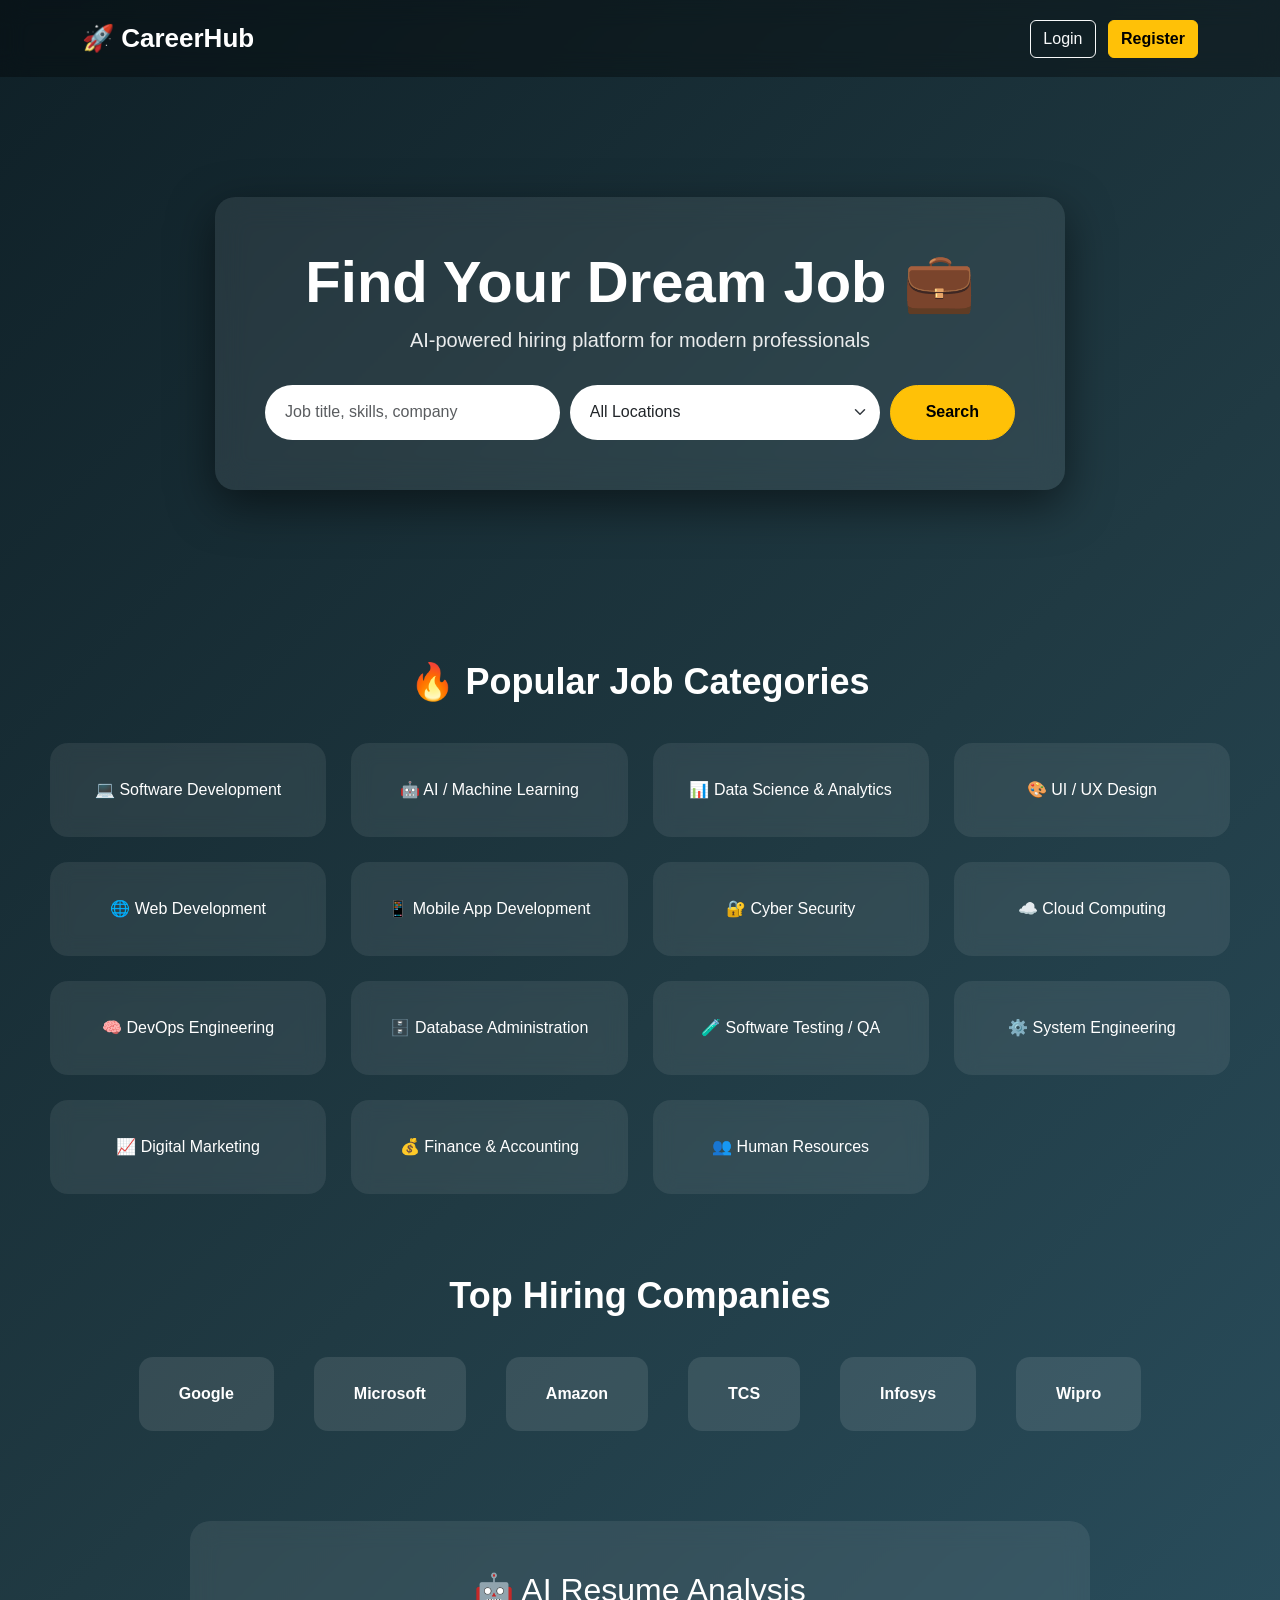
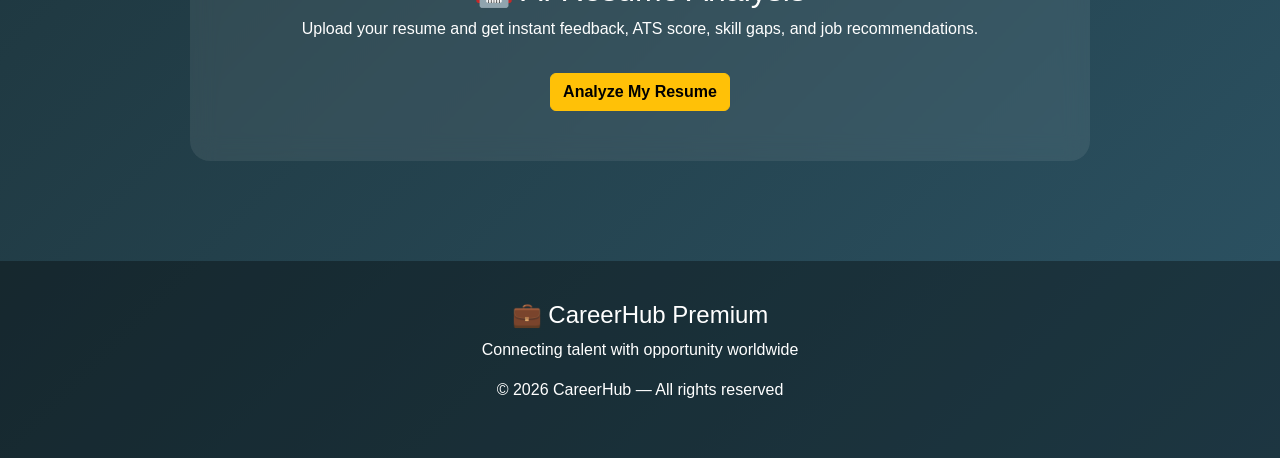
<file: templates/index.html>
<!DOCTYPE html>
<html>
<head>
<title>CareerHub Premium</title>

<link href="https://cdn.jsdelivr.net/npm/bootstrap@5.3.2/dist/css/bootstrap.min.css" rel="stylesheet">

<style>

/* ===== GLOBAL ===== */

body {
    margin: 0;
    font-family: 'Segoe UI', sans-serif;
    background: linear-gradient(135deg,#0f2027,#203a43,#2c5364);
    color: white;
}

/* ===== NAVBAR ===== */

.navbar {
    background: rgba(0,0,0,0.35);
    backdrop-filter: blur(12px);
    padding: 14px 0;
}

.logo {
    font-size: 26px;
    font-weight: bold;
}

/* ===== HERO ===== */

.hero {
    padding: 120px 20px 90px;
    text-align: center;
}

.hero-box {
    background: rgba(255,255,255,0.08);
    backdrop-filter: blur(15px);
    border-radius: 20px;
    padding: 50px;
    max-width: 850px;
    margin: auto;
    box-shadow: 0 15px 45px rgba(0,0,0,0.5);
}

.hero h1 {
    font-size: 58px;
    font-weight: 700;
}

.hero p {
    font-size: 20px;
    opacity: 0.9;
}

/* SEARCH */

.search-bar {
    margin-top: 30px;
    display: flex;
    gap: 10px;
}

.search-bar input,
.search-bar select {
    height: 55px;
    border-radius: 40px;
    border: none;
    padding-left: 20px;
}

.search-btn {
    border-radius: 40px;
    padding: 0 35px;
    font-weight: bold;
}

/* ===== CATEGORY CARDS ===== */

.section-title {
    text-align: center;
    margin: 80px 0 40px;
    font-size: 36px;
    font-weight: 700;
}

.categories {
    display: grid;
    grid-template-columns: repeat(auto-fit,minmax(220px,1fr));
    gap: 25px;
    padding: 0 50px;
}

.category-card {
    background: rgba(255,255,255,0.08);
    backdrop-filter: blur(10px);
    padding: 35px;
    border-radius: 18px;
    text-align: center;
    transition: 0.3s;
    cursor: pointer;
}

.category-card:hover {
    transform: translateY(-8px);
    background: rgba(255,255,255,0.15);
}

/* ===== COMPANIES ===== */

.companies {
    display: flex;
    justify-content: center;
    gap: 40px;
    flex-wrap: wrap;
    margin-top: 30px;
}

.company-logo {
    background: rgba(255,255,255,0.1);
    padding: 25px 40px;
    border-radius: 14px;
    font-weight: bold;
}

/* ===== AI SECTION ===== */

.ai-section {
    margin: 90px 0;
    text-align: center;
}

.ai-box {
    background: rgba(255,255,255,0.08);
    backdrop-filter: blur(12px);
    padding: 50px;
    border-radius: 20px;
    max-width: 900px;
    margin: auto;
}

/* ===== FOOTER ===== */

.footer {
    margin-top: 100px;
    padding: 40px;
    text-align: center;
    background: rgba(0,0,0,0.35);
}

</style>
</head>

<body>

<!-- ===== NAVBAR ===== -->

<nav class="navbar navbar-dark">
<div class="container">

<a class="navbar-brand logo" href="/">🚀 CareerHub</a>

<div>
<a href="/login" class="btn btn-outline-light me-2">Login</a>
<a href="/register" class="btn btn-warning fw-bold">Register</a>
</div>

</div>
</nav>


<!-- ===== HERO ===== -->

<div class="hero">

<div class="hero-box">

<h1>Find Your Dream Job 💼</h1>

<p>AI-powered hiring platform for modern professionals</p>

<form method="GET" action="/">
<div class="search-bar">

<input name="q" class="form-control"
placeholder="Job title, skills, company">

<select class="form-select">
<option>All Locations</option>
<option>India</option>
<option>Remote</option>
<option>USA</option>
</select>

<button class="btn btn-warning search-btn">Search</button>

</div>
</form>

</div>

</div>


<h2 class="section-title">🔥 Popular Job Categories</h2>

<div class="categories">

<div class="category-card">💻 Software Development</div>
<div class="category-card">🤖 AI / Machine Learning</div>
<div class="category-card">📊 Data Science & Analytics</div>
<div class="category-card">🎨 UI / UX Design</div>
<div class="category-card">🌐 Web Development</div>
<div class="category-card">📱 Mobile App Development</div>

<div class="category-card">🔐 Cyber Security</div>
<div class="category-card">☁️ Cloud Computing</div>
<div class="category-card">🧠 DevOps Engineering</div>
<div class="category-card">🗄️ Database Administration</div>
<div class="category-card">🧪 Software Testing / QA</div>
<div class="category-card">⚙️ System Engineering</div>

<div class="category-card">📈 Digital Marketing</div>
<div class="category-card">💰 Finance & Accounting</div>
<div class="category-card">👥 Human Resources</div>


</div>

<!-- ===== TOP COMPANIES ===== -->

<h2 class="section-title">Top Hiring Companies</h2>

<div class="companies">

<div class="company-logo">Google</div>
<div class="company-logo">Microsoft</div>
<div class="company-logo">Amazon</div>
<div class="company-logo">TCS</div>
<div class="company-logo">Infosys</div>
<div class="company-logo">Wipro</div>

</div>


<!-- ===== AI SECTION ===== -->

<div class="ai-section">

<div class="ai-box">

<h2>🤖 AI Resume Analysis</h2>

<p>
Upload your resume and get instant feedback,
ATS score, skill gaps, and job recommendations.
</p>

<a href="/profile" class="btn btn-warning mt-3 fw-bold">
Analyze My Resume
</a>

</div>

</div>




<!-- ===== FOOTER ===== -->

<div class="footer">

<h4>💼 CareerHub Premium</h4>

<p>Connecting talent with opportunity worldwide</p>

<p>© 2026 CareerHub — All rights reserved</p>

</div>

</body>
</html>
</file>
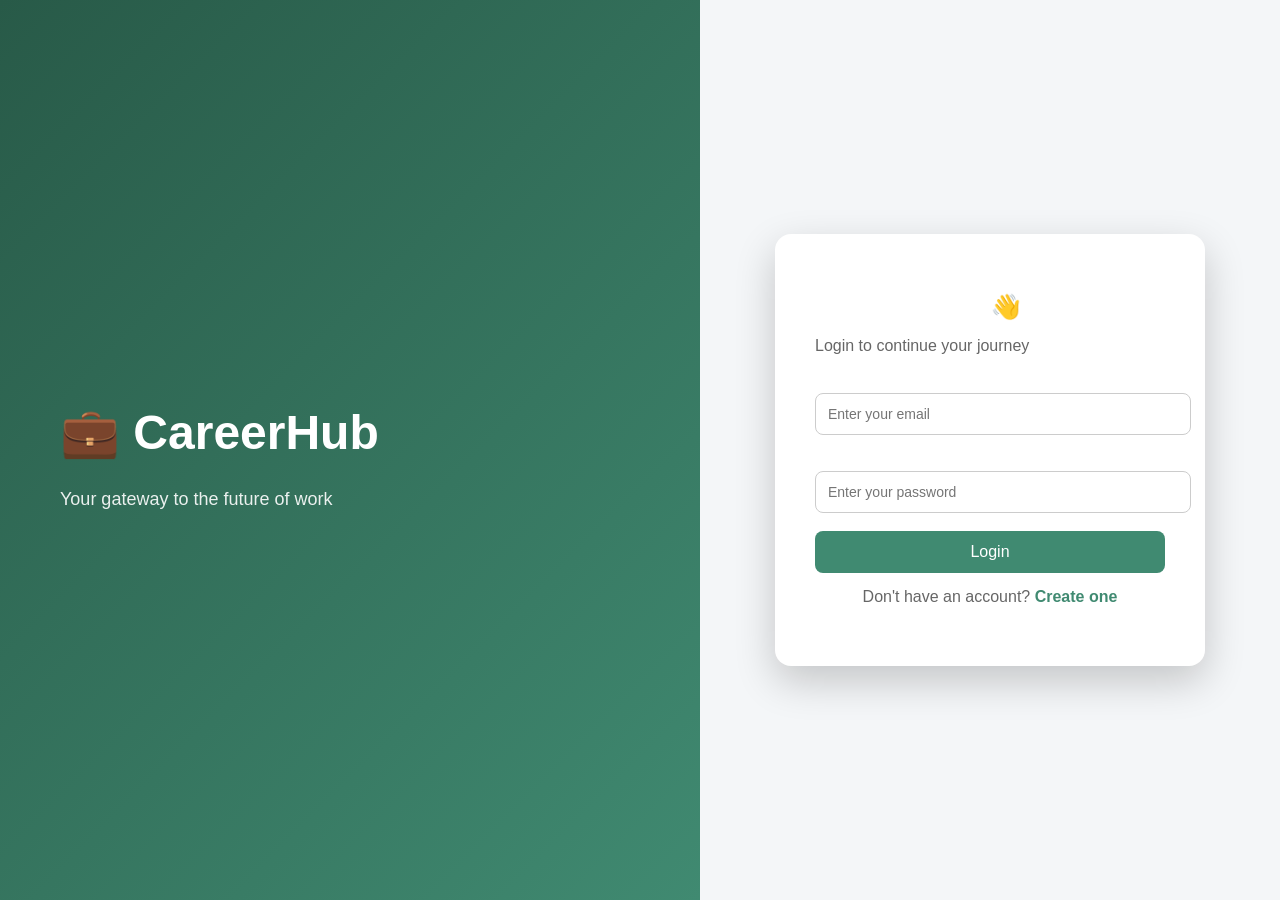
<file: templates/login.html>
<!DOCTYPE html>
<html lang="en">
<head>
    <meta charset="UTF-8">
    <title>Login — CareerHub</title>
    <link rel="stylesheet" href="/static/style.css">
</head>

<body class="login-body">

<div class="login-container">

    <!-- 🌈 LEFT SIDE (IMAGE / BRANDING) -->
    <div class="login-left">
        <h1>💼 CareerHub</h1>
        <p>Your gateway to the future of work</p>
    </div>


    <!-- 🧊 RIGHT SIDE (FORM) -->
    <div class="login-right">

        <div class="login-card">

            <h2>Welcome Back 👋</h2>
            <p>Login to continue your journey</p>

            <form method="POST">

                <label>Email</label>
                <input type="email" name="email" placeholder="Enter your email" required>

                <label>Password</label>
                <input type="password" name="password" placeholder="Enter your password" required>

                <button type="submit">Login</button>

            </form>

            <p class="register-link">
                Don't have an account?
                <a href="/register">Create one</a>
            </p>

        </div>

    </div>

</div>

</body>
</html>
</file>
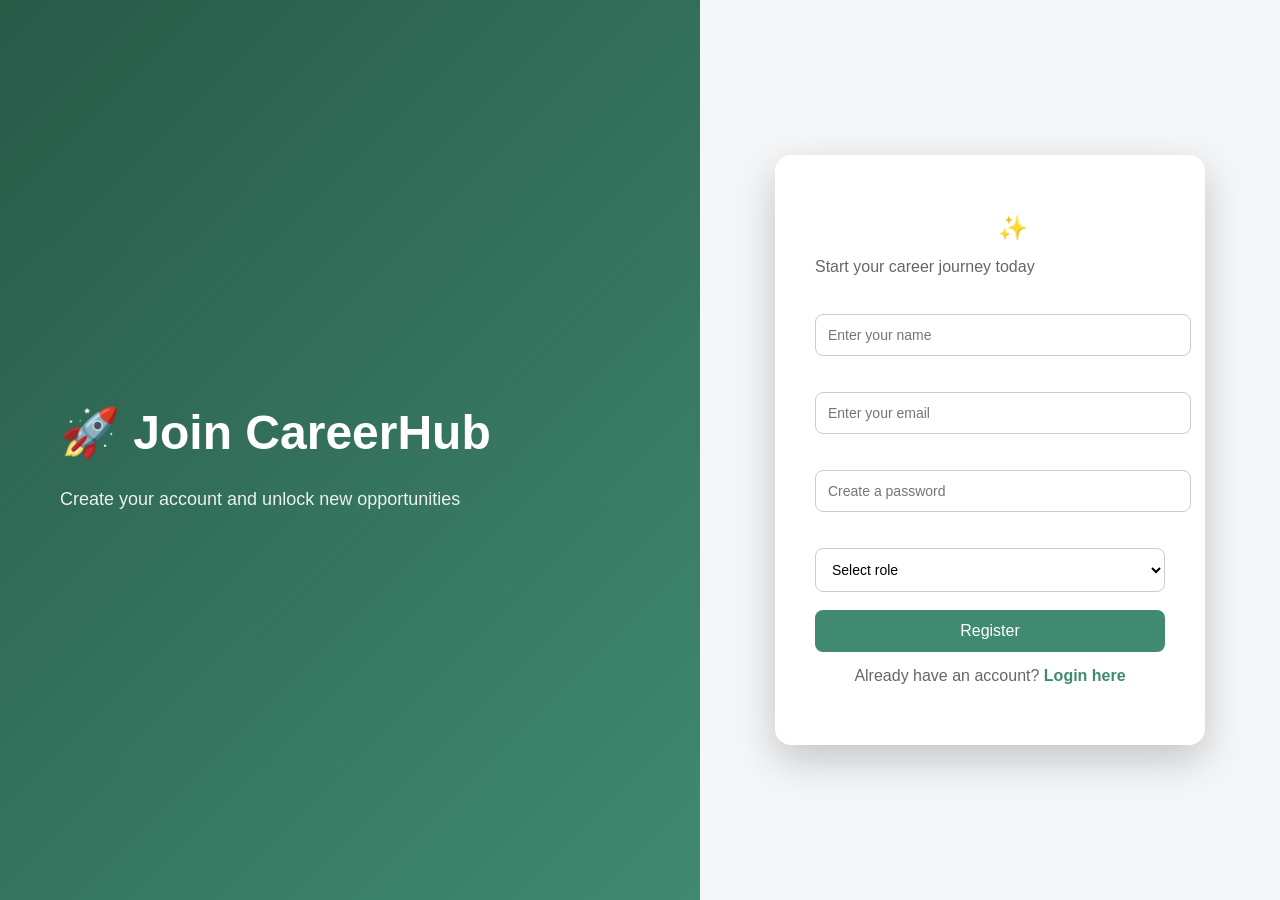
<file: templates/register.html>
<!DOCTYPE html>
<html lang="en">
<head>
    <meta charset="UTF-8">
    <title>Register — CareerHub</title>
    <link rel="stylesheet" href="/static/style.css">
</head>

<body class="login-body">

<div class="login-container">

    <!-- 🌈 LEFT SIDE -->
    <div class="login-left">
        <h1>🚀 Join CareerHub</h1>
        <p>Create your account and unlock new opportunities</p>
    </div>


    <!-- 🧊 RIGHT SIDE -->
    <div class="login-right">

        <div class="login-card">

            <h2>Create Account ✨</h2>
            <p>Start your career journey today</p>

            <form method="POST">

                <label>Full Name</label>
                <input type="text" name="name" placeholder="Enter your name" required>

                <label>Email</label>
                <input type="email" name="email" placeholder="Enter your email" required>

                <label>Password</label>
                <input type="password" name="password" placeholder="Create a password" required>

                <label>Account Type</label>
                <select name="role" required>
                    <option value="">Select role</option>
                    <option value="jobseeker">Job Seeker</option>
                    <option value="recruiter">Recruiter</option>
                </select>

                <button type="submit">Register</button>

            </form>

            <p class="register-link">
                Already have an account?
                <a href="/login">Login here</a>
            </p>

        </div>

    </div>

</div>

</body>
</html>
</file>
<file: static/style.css>
/* =========================================
   🌿 CAREERHUB PROFESSIONAL GREEN THEME
   Colors: #285A48 + #408A71
========================================= */

/* 🌐 GLOBAL SETTINGS */
body {
    background: linear-gradient(135deg, #285A48, #408A71);
    min-height: 100vh;
    color: white;
    font-family: Arial, sans-serif;
    margin: 0;
}

/* ===============================
   🧭 NAVBAR
================================ */
.navbar {
    background-color: #285A48 !important;
    padding: 15px 30px;
}

.navbar a {
    color: white !important;
    font-weight: bold;
    margin-right: 15px;
    text-decoration: none;
}

.navbar a:hover {
    text-decoration: underline;
}

/* ===============================
   🚀 HERO SECTION
================================ */
.hero {
    padding: 80px 20px;
    text-align: center;
}

.hero h1 {
    font-size: 3rem;
    font-weight: bold;
}

.hero p {
    font-size: 1.2rem;
    opacity: 0.9;
}

/* ===============================
   🔍 SEARCH BOX
================================ */
.search-box {
    margin: 30px auto;
    max-width: 500px;
}

.search-box input {
    width: 100%;
    border-radius: 30px;
    padding: 12px 20px;
    border: none;
    outline: none;
}

/* ===============================
   💼 JOB CARDS
================================ */
.job-card {
    background: white;
    color: #333;
    border-radius: 12px;
    padding: 20px;
    margin-bottom: 20px;
    box-shadow: 0 6px 18px rgba(0,0,0,0.15);
    transition: transform 0.3s ease;
}

.job-card:hover {
    transform: translateY(-6px);
}

.job-card h4 {
    color: #285A48;
    font-weight: bold;
}

/* ===============================
   🔘 BUTTONS
================================ */
.btn-primary {
    background-color: #408A71;
    border: none;
    color: white;
    padding: 10px 18px;
    border-radius: 8px;
    font-weight: bold;
    cursor: pointer;
}

.btn-primary:hover {
    background-color: #2f6e5a;
}

/* ===============================
   🧡 DASHBOARD LAYOUT
================================ */
.dashboard-layout {
    display: flex;
}

/* Sidebar */
.sidebar {
    width: 230px;
    min-height: 100vh;
    background: #285A48;
    padding: 25px;
}

.sidebar h2 {
    color: white;
    margin-bottom: 25px;
}

.sidebar a {
    display: block;
    color: white;
    text-decoration: none;
    padding: 10px;
    margin-bottom: 8px;
    border-radius: 8px;
}

.sidebar a:hover {
    background: #408A71;
}

/* Main Content */
.main-content {
    flex: 1;
    padding: 30px;
}

/* ===============================
   👤 PROFILE PAGE
================================ */
.profile-header {
    display: flex;
    align-items: center;
    margin-bottom: 25px;
}

.profile-avatar {
    width: 70px;
    height: 70px;
    background: #408A71;
    border-radius: 50%;
    display: flex;
    align-items: center;
    justify-content: center;
    font-size: 30px;
    margin-right: 15px;
    font-weight: bold;
}

.role-badge {
    background: #408A71;
    padding: 5px 12px;
    border-radius: 20px;
    font-size: 14px;
}

/* Profile Sections */
.profile-section {
    background: white;
    color: #333;
    padding: 20px;
    border-radius: 12px;
    margin-bottom: 25px;
}

/* Edit Button */
.edit-btn {
    background: #408A71;
    border: none;
    padding: 10px 18px;
    color: white;
    border-radius: 8px;
    font-weight: bold;
}

.edit-btn:hover {
    background: #2f6e5a;
}

/* ===============================
   📬 MESSAGES BUTTON (FLOATING)
================================ */
.message-btn {
    position: fixed;
    left: 20px;
    bottom: 20px;
    background: #408A71;
    color: white;
    padding: 15px 18px;
    border-radius: 50px;
    font-weight: bold;
    text-decoration: none;
    box-shadow: 0 6px 18px rgba(0,0,0,0.2);
}

.message-btn:hover {
    background: #2f6e5a;
}

/* ===============================
   📱 RESPONSIVE
================================ */
@media (max-width: 768px) {

    .dashboard-layout {
        flex-direction: column;
    }

    .sidebar {
        width: 100%;
        min-height: auto;
    }

    .hero h1 {
        font-size: 2rem;
    }

}
/* =========================================
   🌿 ABOUT SECTION
========================================= */

.about-section {
    background: rgba(255,255,255,0.1);
    backdrop-filter: blur(10px);
    padding: 80px 20px;
    text-align: center;
    margin: 40px;
    border-radius: 20px;
}

.about-section h2 {
    font-size: 2.5rem;
    margin-bottom: 20px;
}

.about-text {
    max-width: 800px;
    margin: auto;
    font-size: 1.1rem;
    opacity: 0.9;
}

/* Feature Grid */
.about-features {
    display: grid;
    grid-template-columns: repeat(auto-fit, minmax(220px, 1fr));
    gap: 25px;
    margin-top: 40px;
}

/* Feature Boxes */
.feature-box {
    background: white;
    color: #333;
    padding: 25px;
    border-radius: 15px;
    transition: transform 0.3s ease;
}

.feature-box:hover {
    transform: translateY(-8px);
}

.feature-box h4 {
    color: #285A48;
    margin-bottom: 10px;
}
/* =========================================
   🌿 BIG PROFESSIONAL FOOTER
========================================= */

.main-footer {
    background: #1f2e2a;
    color: #ddd;
    margin-top: 80px;
}

/* Top Section */
.footer-top {
    display: grid;
    grid-template-columns: repeat(auto-fit, minmax(200px, 1fr));
    gap: 40px;
    padding: 60px 20px;
}

.footer-top h5 {
    color: white;
    margin-bottom: 15px;
}

.footer-top a {
    display: block;
    color: #bbb;
    text-decoration: none;
    margin-bottom: 8px;
}

.footer-top a:hover {
    color: white;
}

/* Middle Section */
.footer-middle {
    border-top: 1px solid #444;
    border-bottom: 1px solid #444;
    padding: 25px;
    text-align: center;
}

.footer-middle h3 {
    margin-bottom: 15px;
}

.footer-selects button {
    background: transparent;
    border: 1px solid #777;
    color: white;
    padding: 8px 14px;
    margin: 5px;
    border-radius: 6px;
    cursor: pointer;
}

.footer-selects button:hover {
    background: #408A71;
    border-color: #408A71;
}

/* Bottom Section */
.footer-bottom {
    display: grid;
    grid-template-columns: repeat(auto-fit, minmax(180px, 1fr));
    gap: 30px;
    padding: 40px 20px;
    font-size: 14px;
}

.footer-bottom h6 {
    color: white;
    margin-bottom: 5px;
}

.footer-bottom p {
    margin: 0;
    color: #aaa;
}
/* =========================================
   ⭐ FEEDBACK / TESTIMONIALS SECTION
========================================= */

.feedback-section {
    padding: 80px 20px;
    text-align: center;
    background: rgba(255,255,255,0.05);
}

.feedback-section h2 {
    margin-bottom: 50px;
    color: white;
}

/* Container */
.feedback-container {
    display: grid;
    grid-template-columns: repeat(auto-fit, minmax(280px, 1fr));
    gap: 30px;
}

/* Card */
.feedback-card {
    background: white;
    color: #333;
    padding: 25px;
    border-radius: 14px;
    box-shadow: 0 6px 18px rgba(0,0,0,0.2);
    transition: transform 0.3s ease;
}

.feedback-card:hover {
    transform: translateY(-8px);
}

/* User Info */
.feedback-card .user {
    margin-top: 20px;
}

.feedback-card img {
    width: 60px;
    height: 60px;
    border-radius: 50%;
    margin-bottom: 10px;
}

.feedback-card h5 {
    margin: 5px 0 0 0;
}

.feedback-card span {
    font-size: 13px;
    color: #777;
}
.score-box {
    margin-top: 15px;
}

.progress {
    background: #ddd;
    border-radius: 20px;
    height: 14px;
    overflow: hidden;
}

.progress-bar {
    background: #408A71;
    height: 100%;
    transition: width 0.6s ease;
}
.skill-tag {
    background: #408A71;
    color: white;
    padding: 6px 12px;
    border-radius: 20px;
    margin: 4px;
    display: inline-block;
    font-size: 13px;
}
/* =========================================
   🌈 MODERN LOGIN PAGE
========================================= */

.login-body {
    margin: 0;
    font-family: Arial, sans-serif;
    background: linear-gradient(135deg, #285A48, #408A71);
    height: 100vh;
}

/* Container */
.login-container {
    display: flex;
    height: 100vh;
}

/* LEFT SIDE */
.login-left {
    flex: 1;
    background: linear-gradient(135deg, #285A48, #408A71);
    color: white;
    display: flex;
    flex-direction: column;
    justify-content: center;
    padding: 60px;
}

.login-left h1 {
    font-size: 48px;
    margin-bottom: 10px;
}

.login-left p {
    font-size: 18px;
    opacity: 0.9;
}

/* RIGHT SIDE */
.login-right {
    flex: 1;
    background: #f4f6f8;
    display: flex;
    align-items: center;
    justify-content: center;
}

/* LOGIN CARD */
.login-card {
    background: white;
    padding: 40px;
    border-radius: 16px;
    width: 350px;
    box-shadow: 0 15px 40px rgba(0,0,0,0.2);
}

.login-card h2 {
    margin-bottom: 5px;
}

.login-card p {
    margin-bottom: 20px;
    color: #666;
}

/* INPUTS */
.login-card input {
    width: 100%;
    padding: 12px;
    margin-bottom: 18px;
    border-radius: 8px;
    border: 1px solid #ccc;
    font-size: 14px;
}

/* BUTTON */
.login-card button {
    width: 100%;
    padding: 12px;
    background: #408A71;
    color: white;
    border: none;
    border-radius: 8px;
    font-size: 16px;
    cursor: pointer;
    transition: 0.3s;
}

.login-card button:hover {
    background: #2f6e5a;
}

/* REGISTER LINK */
.register-link {
    text-align: center;
    margin-top: 15px;
}

.register-link a {
    color: #408A71;
    text-decoration: none;
    font-weight: bold;
}

/* MOBILE */
@media (max-width: 768px) {

    .login-container {
        flex-direction: column;
    }

    .login-left {
        display: none;
    }

}
/* SELECT FIELD (REGISTER PAGE) */

.login-card select {
    width: 100%;
    padding: 12px;
    margin-bottom: 18px;
    border-radius: 8px;
    border: 1px solid #ccc;
    font-size: 14px;
    background: white;
}
/* =========================================
   🌈 ANIMATED GRADIENT BACKGROUND
========================================= */

.login-body {
    margin: 0;
    font-family: Arial, sans-serif;
    height: 100vh;
    overflow: hidden;

    background: linear-gradient(-45deg,
        #285A48,
        #408A71,
        #2f6e5a,
        #5aa389
    );

    background-size: 400% 400%;
    animation: gradientBG 12s ease infinite;
}

@keyframes gradientBG {
    0%   { background-position: 0% 50%; }
    50%  { background-position: 100% 50%; }
    100% { background-position: 0% 50%; }
}
/* 🎓 Education Form Layout */

.edu-form {
    display: flex;
    flex-direction: column;
    gap: 12px;
}

.edu-form label {
    font-weight: bold;
    color: #333;
}

.edu-form input {
    padding: 10px;
    border-radius: 8px;
    border: 1px solid #ccc;
    font-size: 15px;
}

.categories {
    display: grid;
    grid-template-columns: repeat(auto-fit, minmax(220px,1fr));
    gap: 25px;
    padding: 0 60px;
}

.category-card {
    background: rgba(255,255,255,0.08);
    backdrop-filter: blur(10px);
    padding: 35px 20px;
    border-radius: 18px;
    text-align: center;
    font-weight: 600;
    transition: 0.3s;
    cursor: pointer;
}

.category-card:hover {
    transform: translateY(-8px);
    background: rgba(255,255,255,0.15);
}
</file>
